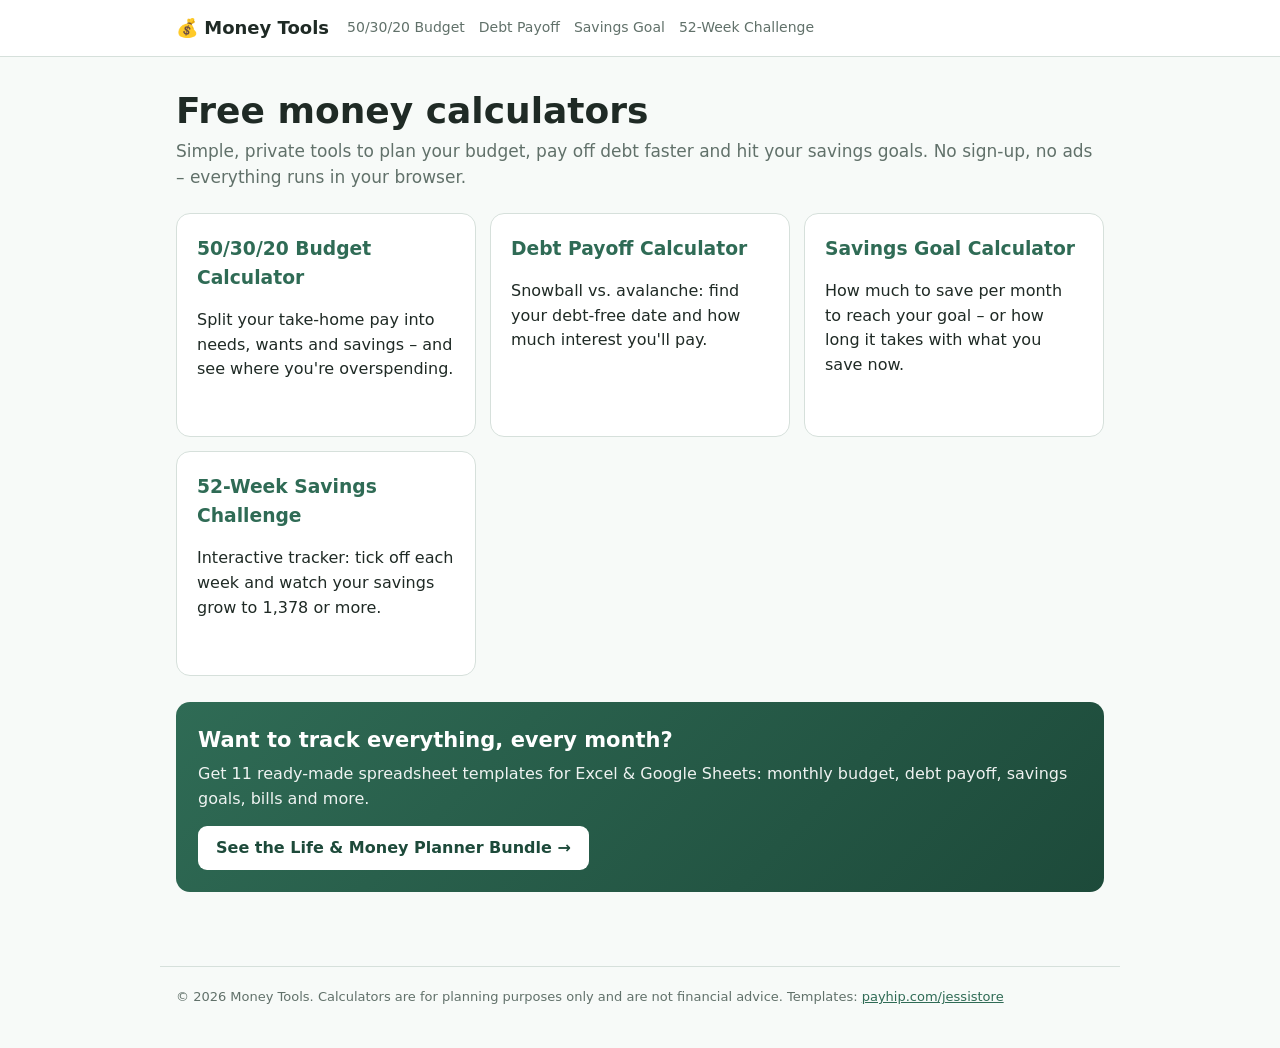
<file: index.html>
<!doctype html>
<html lang="en">
<head>
<meta charset="utf-8"><meta name="viewport" content="width=device-width,initial-scale=1">
<title>Free Money Calculators – Budget, Debt Payoff & Savings Tools</title>
<meta name="description" content="Free, simple money calculators: 50/30/20 budget calculator, debt snowball vs avalanche payoff calculator, savings goal calculator and 52-week savings challenge tracker. No sign-up.">
<link rel="stylesheet" href="style.css">
</head>
<body>
<header class="top"><div class="in"><a class="brand" href="index.html">💰 Money Tools</a>
<nav><a href="budget-calculator.html">50/30/20 Budget</a><a href="debt-payoff-calculator.html">Debt Payoff</a><a href="savings-goal-calculator.html">Savings Goal</a><a href="52-week-savings-challenge.html">52-Week Challenge</a></nav></div></header>
<main>
<h1>Free money calculators</h1>
<p class="lead">Simple, private tools to plan your budget, pay off debt faster and hit your savings goals. No sign-up, no ads – everything runs in your browser.</p>
<div class="tools">
<a href="budget-calculator.html"><div class="card"><h3>50/30/20 Budget Calculator</h3><p>Split your take-home pay into needs, wants and savings – and see where you're overspending.</p></div></a>
<a href="debt-payoff-calculator.html"><div class="card"><h3>Debt Payoff Calculator</h3><p>Snowball vs. avalanche: find your debt-free date and how much interest you'll pay.</p></div></a>
<a href="savings-goal-calculator.html"><div class="card"><h3>Savings Goal Calculator</h3><p>How much to save per month to reach your goal – or how long it takes with what you save now.</p></div></a>
<a href="52-week-savings-challenge.html"><div class="card"><h3>52-Week Savings Challenge</h3><p>Interactive tracker: tick off each week and watch your savings grow to 1,378 or more.</p></div></a>
</div>
<div class="cta"><h2>Want to track everything, every month?</h2><p>Get 11 ready-made spreadsheet templates for Excel & Google Sheets: monthly budget, debt payoff, savings goals, bills and more.</p><a class="btn" href="https://payhip.com/b/LxY8h">See the Life & Money Planner Bundle →</a></div>
</main>
<footer>© <span id="yr"></span> Money Tools. Calculators are for planning purposes only and are not financial advice. Templates: <a href="https://payhip.com/jessistore">payhip.com/jessistore</a></footer>
<script src="common.js"></script>
</body></html>
</file>
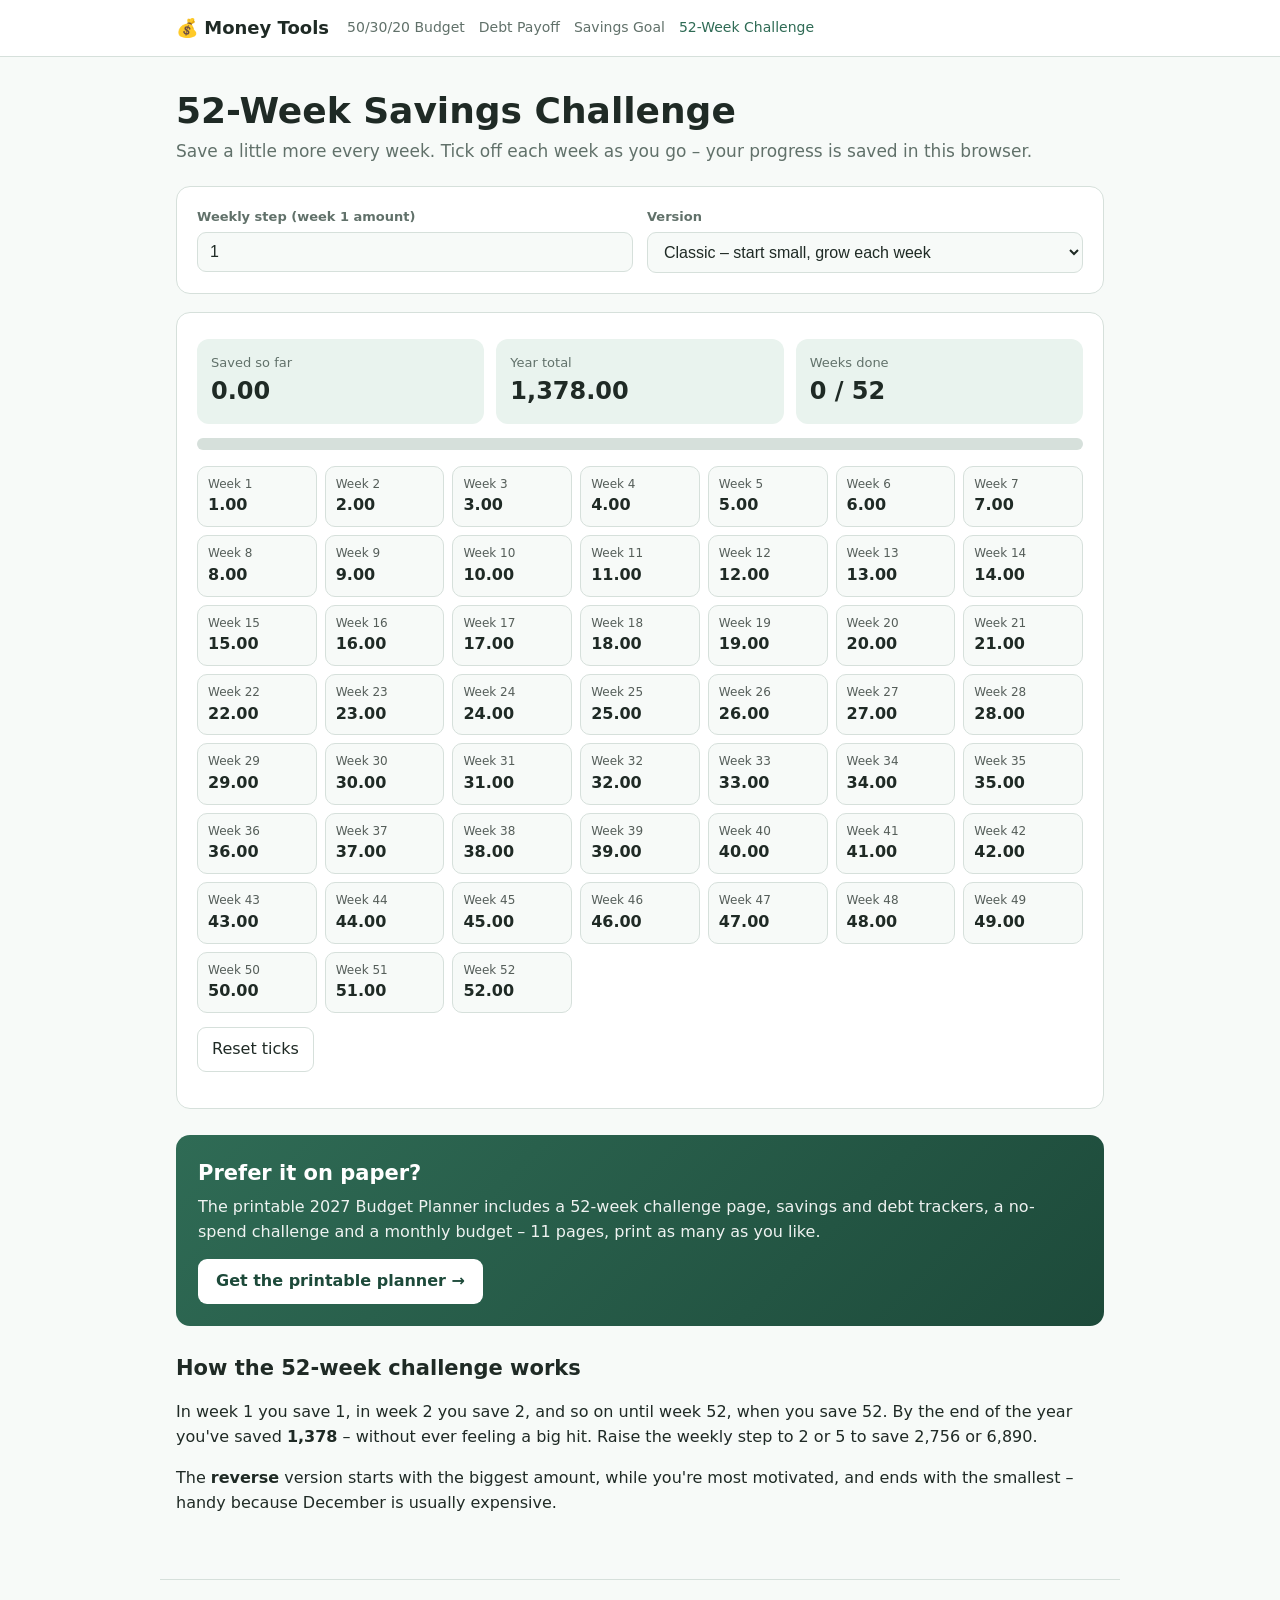
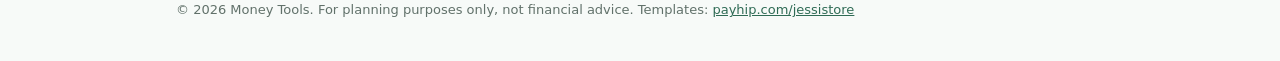
<file: 52-week-savings-challenge.html>
<!doctype html>
<html lang="en">
<head>
<meta charset="utf-8"><meta name="viewport" content="width=device-width,initial-scale=1">
<title>52-Week Savings Challenge Tracker (Free, Interactive)</title>
<meta name="description" content="Free interactive 52-week savings challenge tracker. Choose your weekly step, tick off each week and watch your savings grow. Classic, reverse and custom versions.">
<link rel="stylesheet" href="style.css">
</head>
<body>
<header class="top"><div class="in"><a class="brand" href="index.html">💰 Money Tools</a>
<nav><a href="budget-calculator.html">50/30/20 Budget</a><a href="debt-payoff-calculator.html">Debt Payoff</a><a href="savings-goal-calculator.html">Savings Goal</a><a href="52-week-savings-challenge.html">52-Week Challenge</a></nav></div></header>
<main>
<h1>52-Week Savings Challenge</h1>
<p class="lead">Save a little more every week. Tick off each week as you go – your progress is saved in this browser.</p>
<div class="card">
 <div class="grid">
  <div><label for="step">Weekly step (week 1 amount)</label><input id="step" inputmode="decimal" value="1"></div>
  <div><label for="order">Version</label><select id="order"><option value="up">Classic – start small, grow each week</option><option value="down">Reverse – start big (easier around Christmas)</option><option value="flat">Fixed – same amount every week</option></select></div>
 </div>
</div>
<div class="card">
 <div class="kpis" id="k"></div>
 <div class="bar" style="margin-bottom:16px"><i id="pb" style="width:0"></i></div>
 <div class="weeks" id="w"></div>
 <p style="margin-top:14px"><button id="reset">Reset ticks</button></p>
</div>
<div class="cta"><h2>Prefer it on paper?</h2><p>The printable 2027 Budget Planner includes a 52-week challenge page, savings and debt trackers, a no-spend challenge and a monthly budget – 11 pages, print as many as you like.</p><a class="btn" href="https://payhip.com/b/DOter">Get the printable planner →</a></div>
<div class="prose">
<h2>How the 52-week challenge works</h2>
<p>In week 1 you save 1, in week 2 you save 2, and so on until week 52, when you save 52. By the end of the year you've saved <strong>1,378</strong> – without ever feeling a big hit. Raise the weekly step to 2 or 5 to save 2,756 or 6,890.</p>
<p>The <strong>reverse</strong> version starts with the biggest amount, while you're most motivated, and ends with the smallest – handy because December is usually expensive.</p>
</div>
</main>
<footer>© <span id="yr"></span> Money Tools. For planning purposes only, not financial advice. Templates: <a href="https://payhip.com/jessistore">payhip.com/jessistore</a></footer>
<script src="common.js"></script>
<script>
let st=store('w52')||{step:'1',order:'up',done:[]};
$('#step').value=st.step;$('#order').value=st.order;
function amt(i){const s=num($('#step').value),o=$('#order').value;return o==='flat'?s:(o==='up'?(i+1)*s:(52-i)*s);}
function draw(){
  let total=0,saved=0,html='';
  for(let i=0;i<52;i++){const a=amt(i);total+=a;const d=st.done.includes(i);if(d)saved+=a;
    html+=`<div class="wk${d?' done':''}" data-w="${i}"><small>Week ${i+1}</small><strong>${money(a)}</strong></div>`;}
  $('#w').innerHTML=html;
  $('#k').innerHTML=`<div class="kpi"><div class="l">Saved so far</div><div class="v">${money(saved)}</div></div>
   <div class="kpi"><div class="l">Year total</div><div class="v">${money(total)}</div></div>
   <div class="kpi"><div class="l">Weeks done</div><div class="v">${st.done.length} / 52</div></div>`;
  $('#pb').style.width=(total?saved/total*100:0)+'%';
  st.step=$('#step').value;st.order=$('#order').value;store('w52',st);
}
$('#w').addEventListener('click',e=>{const c=e.target.closest('.wk');if(!c)return;const i=+c.dataset.w;st.done=st.done.includes(i)?st.done.filter(x=>x!==i):[...st.done,i];draw();});
$('#reset').addEventListener('click',()=>{st.done=[];draw();});
document.querySelectorAll('#step,#order').forEach(e=>e.addEventListener('input',draw)); draw();
</script>
</body></html>
</file>
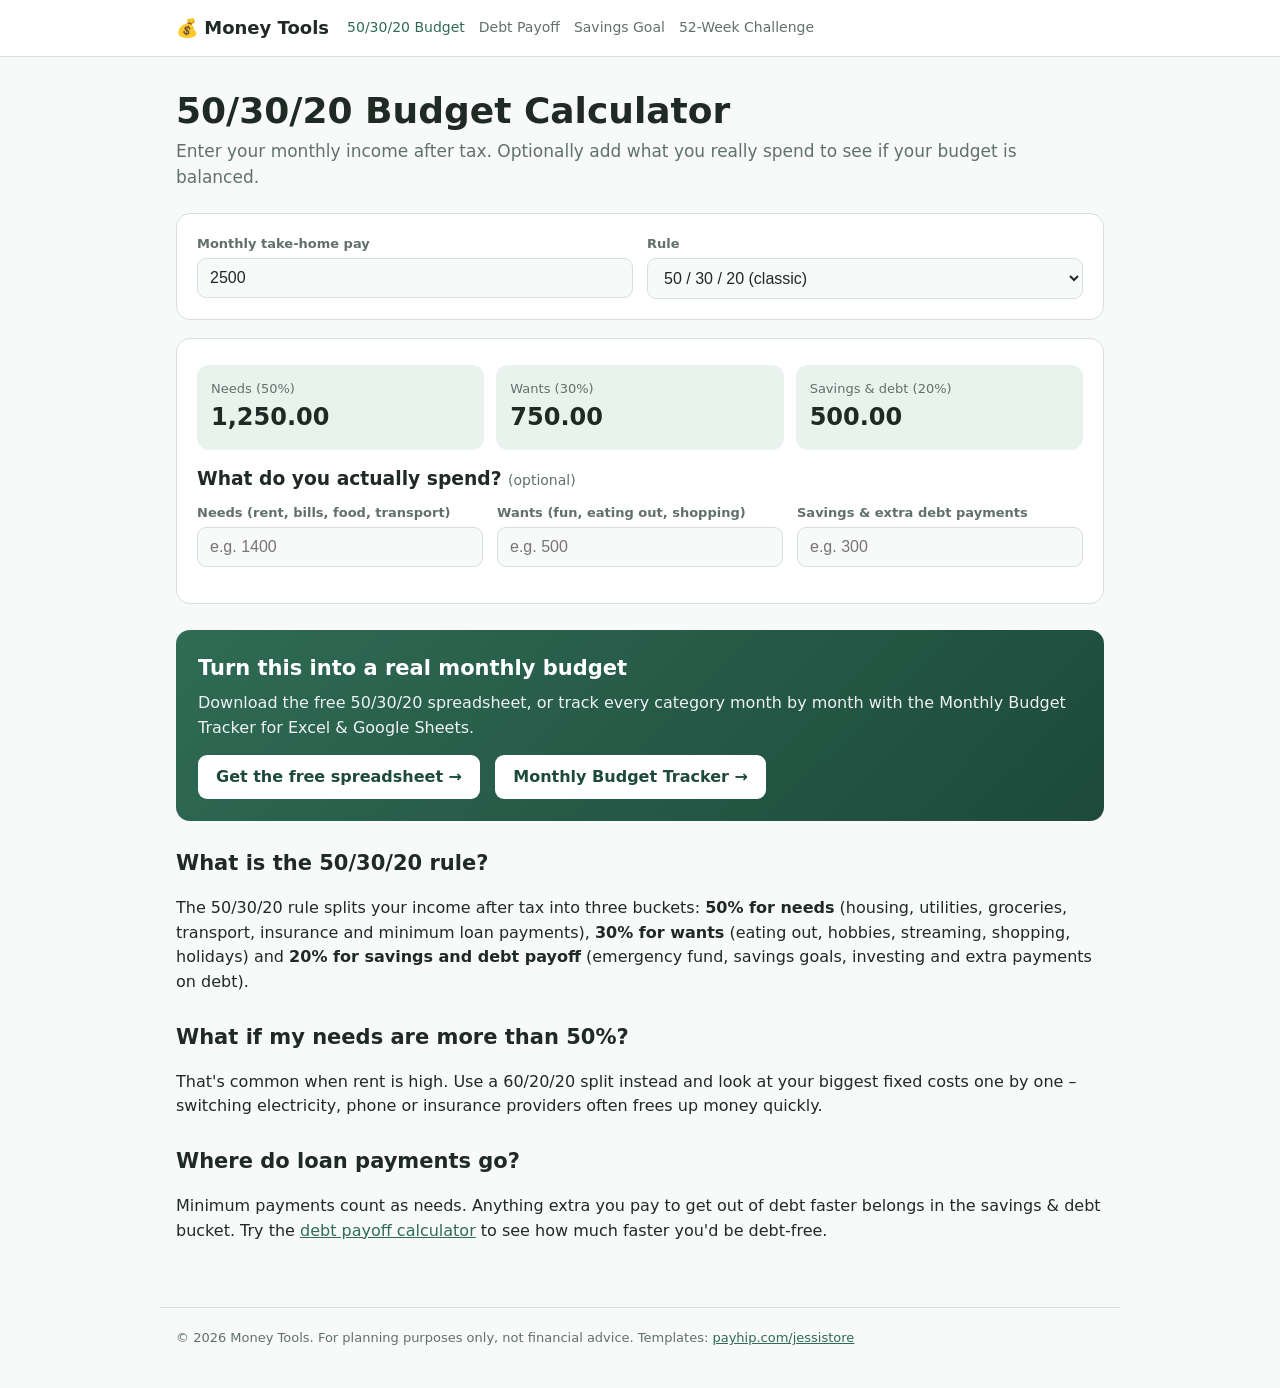
<file: budget-calculator.html>
<!doctype html>
<html lang="en">
<head>
<meta charset="utf-8"><meta name="viewport" content="width=device-width,initial-scale=1">
<title>50/30/20 Budget Calculator (Free) – Needs, Wants & Savings</title>
<meta name="description" content="Free 50/30/20 budget calculator. Enter your monthly take-home pay to get your needs, wants and savings targets, then compare with what you actually spend.">
<link rel="stylesheet" href="style.css">
</head>
<body>
<header class="top"><div class="in"><a class="brand" href="index.html">💰 Money Tools</a>
<nav><a href="budget-calculator.html">50/30/20 Budget</a><a href="debt-payoff-calculator.html">Debt Payoff</a><a href="savings-goal-calculator.html">Savings Goal</a><a href="52-week-savings-challenge.html">52-Week Challenge</a></nav></div></header>
<main>
<h1>50/30/20 Budget Calculator</h1>
<p class="lead">Enter your monthly income after tax. Optionally add what you really spend to see if your budget is balanced.</p>
<div class="card">
 <div class="grid">
  <div><label for="inc">Monthly take-home pay</label><input id="inc" inputmode="decimal" value="2500"></div>
  <div><label for="sn">Rule</label><select id="sn"><option value="50,30,20">50 / 30 / 20 (classic)</option><option value="60,20,20">60 / 20 / 20 (high rent)</option><option value="70,20,10">70 / 20 / 10</option><option value="40,30,30">40 / 30 / 30 (aggressive saver)</option></select></div>
 </div>
</div>
<div class="card">
 <div class="kpis" id="targets"></div>
 <h3 style="margin:6px 0 10px">What do you actually spend? <span style="font-weight:400;color:var(--mut);font-size:14px">(optional)</span></h3>
 <div class="grid">
  <div><label for="an">Needs (rent, bills, food, transport)</label><input id="an" inputmode="decimal" placeholder="e.g. 1400"></div>
  <div><label for="aw">Wants (fun, eating out, shopping)</label><input id="aw" inputmode="decimal" placeholder="e.g. 500"></div>
  <div><label for="as">Savings & extra debt payments</label><input id="as" inputmode="decimal" placeholder="e.g. 300"></div>
 </div>
 <div id="cmp" style="margin-top:16px"></div>
</div>
<div class="cta"><h2>Turn this into a real monthly budget</h2><p>Download the free 50/30/20 spreadsheet, or track every category month by month with the Monthly Budget Tracker for Excel & Google Sheets.</p><a class="btn" href="https://payhip.com/b/48Mfo">Get the free spreadsheet →</a> &nbsp; <a class="btn" href="https://payhip.com/b/DOisQ">Monthly Budget Tracker →</a></div>
<div class="prose">
<h2>What is the 50/30/20 rule?</h2>
<p>The 50/30/20 rule splits your income after tax into three buckets: <strong>50% for needs</strong> (housing, utilities, groceries, transport, insurance and minimum loan payments), <strong>30% for wants</strong> (eating out, hobbies, streaming, shopping, holidays) and <strong>20% for savings and debt payoff</strong> (emergency fund, savings goals, investing and extra payments on debt).</p>
<h2>What if my needs are more than 50%?</h2>
<p>That's common when rent is high. Use a 60/20/20 split instead and look at your biggest fixed costs one by one – switching electricity, phone or insurance providers often frees up money quickly.</p>
<h2>Where do loan payments go?</h2>
<p>Minimum payments count as needs. Anything extra you pay to get out of debt faster belongs in the savings & debt bucket. Try the <a href="debt-payoff-calculator.html">debt payoff calculator</a> to see how much faster you'd be debt-free.</p>
</div>
</main>
<footer>© <span id="yr"></span> Money Tools. For planning purposes only, not financial advice. Templates: <a href="https://payhip.com/jessistore">payhip.com/jessistore</a></footer>
<script src="common.js"></script>
<script>
function calc(){
  const inc=num($('#inc').value); const [n,w,s]=$('#sn').value.split(',').map(Number);
  const t={needs:inc*n/100,wants:inc*w/100,save:inc*s/100};
  $('#targets').innerHTML=`<div class="kpi"><div class="l">Needs (${n}%)</div><div class="v">${money(t.needs)}</div></div>
   <div class="kpi"><div class="l">Wants (${w}%)</div><div class="v">${money(t.wants)}</div></div>
   <div class="kpi"><div class="l">Savings & debt (${s}%)</div><div class="v">${money(t.save)}</div></div>`;
  const a={needs:$('#an').value,wants:$('#aw').value,save:$('#as').value};
  if(!a.needs&&!a.wants&&!a.save){$('#cmp').innerHTML='';return;}
  const rows=[['Needs','needs',false],['Wants','wants',false],['Savings & debt','save',true]].map(([lab,k,more])=>{
    const act=num(a[k]),tg=t[k],pct=tg?act/tg:0,diff=act-tg;
    const ok=more?act>=tg:act<=tg;
    const msg=more?(ok?'On target 🎉':`Save ${money(-diff)} more if you can`):(ok?`On target (${money(-diff)} under)`:`Over by ${money(diff)}`);
    return `<tr><td>${lab}</td><td class="n">${money(act)}</td><td class="n">${money(tg)}</td><td style="width:30%"><div class="bar"><i style="width:${Math.min(100,pct*100)}%;background:${ok?'var(--acc)':'var(--warn)'}"></i></div></td><td class="${ok?'good':'bad'}">${msg}</td></tr>`;}).join('');
  const left=inc-num(a.needs)-num(a.wants)-num(a.save);
  $('#cmp').innerHTML=`<div class="scroll"><table><tr><th>Bucket</th><th class="n">You spend</th><th class="n">Target</th><th></th><th>Status</th></tr>${rows}</table></div>
   <p style="margin:12px 0 0">Unassigned money left: <strong class="${left<0?'bad':'good'}">${money(left)}</strong>${left>0?' – give it a job: savings or extra debt payments.':left<0?' – you are spending more than you earn.':''}</p>`;
  store('b5030',{inc:$('#inc').value,sn:$('#sn').value,...a});
}
const sv=store('b5030'); if(sv){$('#inc').value=sv.inc;$('#sn').value=sv.sn;$('#an').value=sv.needs||'';$('#aw').value=sv.wants||'';$('#as').value=sv.save||'';}
document.querySelectorAll('input,select').forEach(e=>e.addEventListener('input',calc)); calc();
</script>
</body></html>
</file>
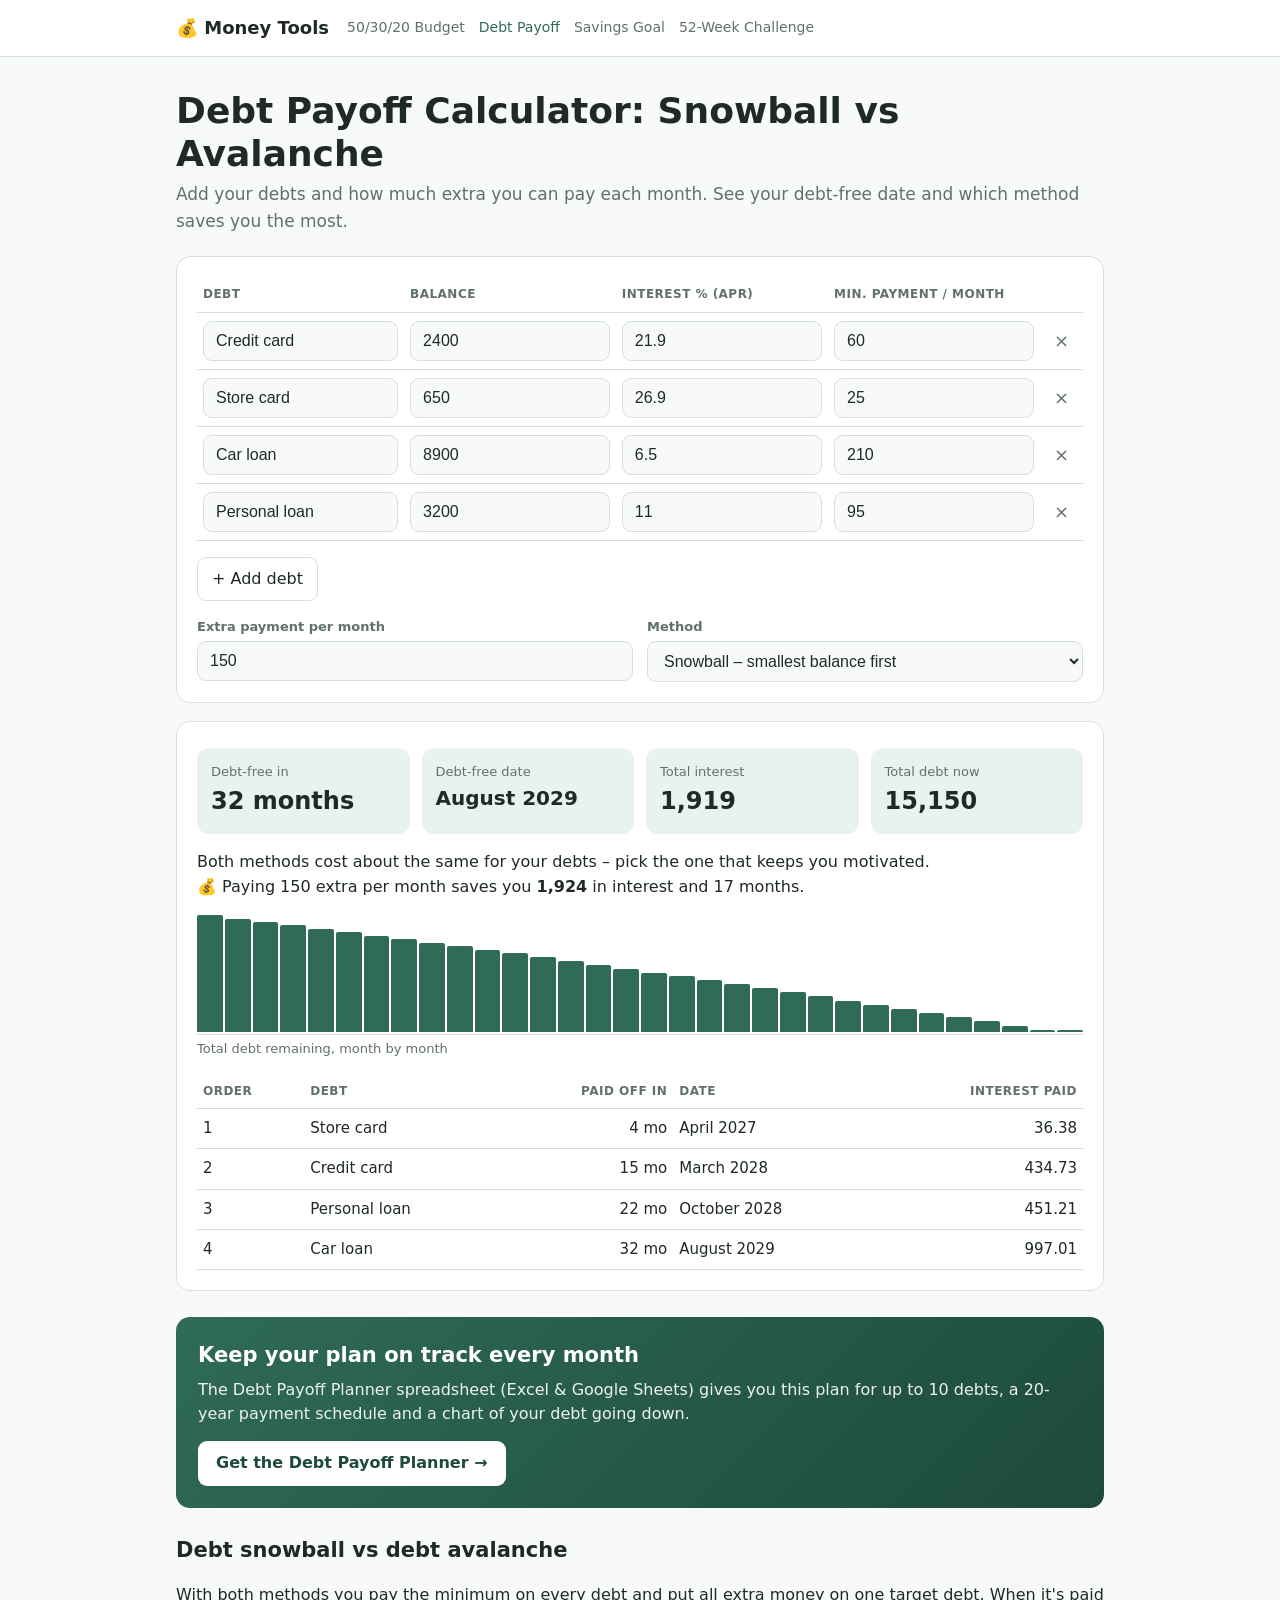
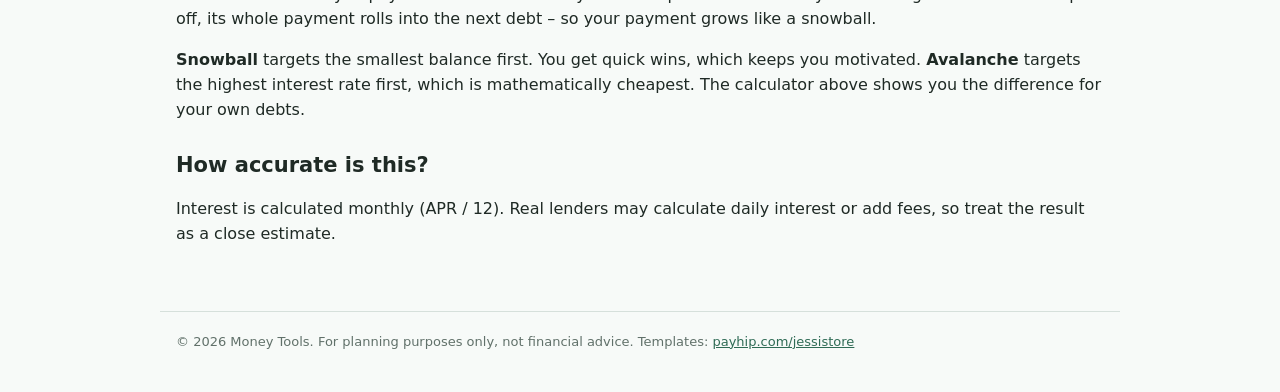
<file: debt-payoff-calculator.html>
<!doctype html>
<html lang="en">
<head>
<meta charset="utf-8"><meta name="viewport" content="width=device-width,initial-scale=1">
<title>Debt Payoff Calculator – Snowball vs Avalanche (Free)</title>
<meta name="description" content="Free debt payoff calculator. Compare the debt snowball and debt avalanche methods, find your debt-free date, total interest and a month-by-month payoff plan.">
<link rel="stylesheet" href="style.css">
</head>
<body>
<header class="top"><div class="in"><a class="brand" href="index.html">💰 Money Tools</a>
<nav><a href="budget-calculator.html">50/30/20 Budget</a><a href="debt-payoff-calculator.html">Debt Payoff</a><a href="savings-goal-calculator.html">Savings Goal</a><a href="52-week-savings-challenge.html">52-Week Challenge</a></nav></div></header>
<main>
<h1>Debt Payoff Calculator: Snowball vs Avalanche</h1>
<p class="lead">Add your debts and how much extra you can pay each month. See your debt-free date and which method saves you the most.</p>
<div class="card">
 <div class="scroll"><table id="debts"><thead><tr><th>Debt</th><th>Balance</th><th>Interest % (APR)</th><th>Min. payment / month</th><th></th></tr></thead><tbody></tbody></table></div>
 <p><button id="add">+ Add debt</button></p>
 <div class="grid">
  <div><label for="extra">Extra payment per month</label><input id="extra" inputmode="decimal" value="150"></div>
  <div><label for="method">Method</label><select id="method"><option value="snow">Snowball – smallest balance first</option><option value="aval">Avalanche – highest interest first</option></select></div>
 </div>
</div>
<div class="card" id="out"></div>
<div class="cta"><h2>Keep your plan on track every month</h2><p>The Debt Payoff Planner spreadsheet (Excel & Google Sheets) gives you this plan for up to 10 debts, a 20-year payment schedule and a chart of your debt going down.</p><a class="btn" href="https://payhip.com/b/byRs6">Get the Debt Payoff Planner →</a></div>
<div class="prose">
<h2>Debt snowball vs debt avalanche</h2>
<p>With both methods you pay the minimum on every debt and put all extra money on one target debt. When it's paid off, its whole payment rolls into the next debt – so your payment grows like a snowball.</p>
<p><strong>Snowball</strong> targets the smallest balance first. You get quick wins, which keeps you motivated. <strong>Avalanche</strong> targets the highest interest rate first, which is mathematically cheapest. The calculator above shows you the difference for your own debts.</p>
<h2>How accurate is this?</h2>
<p>Interest is calculated monthly (APR / 12). Real lenders may calculate daily interest or add fees, so treat the result as a close estimate.</p>
</div>
</main>
<footer>© <span id="yr"></span> Money Tools. For planning purposes only, not financial advice. Templates: <a href="https://payhip.com/jessistore">payhip.com/jessistore</a></footer>
<script src="common.js"></script>
<script>
const defaults=[{n:'Credit card',b:2400,r:21.9,m:60},{n:'Store card',b:650,r:26.9,m:25},{n:'Car loan',b:8900,r:6.5,m:210},{n:'Personal loan',b:3200,r:11,m:95}];
let debts=store('debts')||defaults;
function rowHtml(d,i){return `<tr><td><input data-i="${i}" data-k="n" value="${d.n||''}"></td><td><input data-i="${i}" data-k="b" inputmode="decimal" value="${d.b??''}"></td><td><input data-i="${i}" data-k="r" inputmode="decimal" value="${d.r??''}"></td><td><input data-i="${i}" data-k="m" inputmode="decimal" value="${d.m??''}"></td><td><button class="row-del" data-del="${i}" title="Remove">×</button></td></tr>`;}
function render(){ $('#debts tbody').innerHTML=debts.map(rowHtml).join(''); calc(); }
function simulate(list,extra,method){
  let ds=list.map((d,i)=>({i,n:d.n||`Debt ${i+1}`,b:num(d.b),r:num(d.r)/100/12,m:num(d.m),paid:null,int:0})).filter(d=>d.b>0);
  if(!ds.length) return null;
  const budget=ds.reduce((s,d)=>s+d.m,0)+extra; let month=0,totInt=0; const hist=[];
  while(ds.some(d=>d.b>0.005)&&month<600){
    month++;
    ds.forEach(d=>{if(d.b>0){const it=d.b*d.r;d.b+=it;d.int+=it;totInt+=it;}});
    let left=budget;
    ds.forEach(d=>{if(d.b>0){const p=Math.min(d.m,d.b);d.b-=p;left-=p;}});
    const order=ds.filter(d=>d.b>0.005).sort((a,b)=>method==='aval'?(b.r-a.r)||(a.b-b.b):(a.b-b.b)||(b.r-a.r));
    for(const d of order){if(left<=0)break;const p=Math.min(left,d.b);d.b-=p;left-=p;}
    ds.forEach(d=>{if(d.b<=0.005&&d.paid===null){d.b=0;d.paid=month;}});
    hist.push(ds.reduce((s,d)=>s+d.b,0));
    if(month===1&&ds.every(d=>d.b>0)&&budget<=ds.reduce((s,d)=>s+d.b*d.r,0)) return {stuck:true};
  }
  return {month,totInt,ds,hist,stuck:month>=600};
}
function calc(){
  store('debts',debts);
  const extra=num($('#extra').value),method=$('#method').value;
  const a=simulate(debts,extra,method),other=simulate(debts,extra,method==='snow'?'aval':'snow');
  if(!a){$('#out').innerHTML='<p>Add at least one debt with a balance.</p>';return;}
  if(a.stuck){$('#out').innerHTML='<p class="bad"><strong>Your payments don\'t cover the interest.</strong> Increase the minimum or extra payment – otherwise the debt will never be paid off.</p>';return;}
  const start=new Date(); const free=addMonths(start,a.month);
  const total=debts.reduce((s,d)=>s+num(d.b),0);
  const diff=other&&!other.stuck?other.totInt-a.totInt:0;
  const noExtra=simulate(debts,0,method);
  const saved=noExtra&&!noExtra.stuck?noExtra.totInt-a.totInt:null;
  const max=Math.max(...a.hist,1);
  const bars=a.hist.filter((_,i)=>i%Math.max(1,Math.ceil(a.hist.length/48))===0).map(v=>`<i style="flex:1;align-self:flex-end;height:${Math.max(2,v/max*100)}%;background:var(--acc);border-radius:2px 2px 0 0"></i>`).join('');
  $('#out').innerHTML=`<div class="kpis">
   <div class="kpi"><div class="l">Debt-free in</div><div class="v">${a.month} months</div></div>
   <div class="kpi"><div class="l">Debt-free date</div><div class="v" style="font-size:20px">${monthName(free)}</div></div>
   <div class="kpi"><div class="l">Total interest</div><div class="v">${money0(a.totInt)}</div></div>
   <div class="kpi"><div class="l">Total debt now</div><div class="v">${money0(total)}</div></div></div>
   <p>${diff>1?`✅ This method saves <strong>${money0(diff)}</strong> in interest compared with ${method==='snow'?'avalanche':'snowball'}.`:diff<-1?`💡 The ${method==='snow'?'avalanche':'snowball'} method would save <strong>${money0(-diff)}</strong> more in interest${other.month!==a.month?` and finish in ${other.month} months`:''}.`:'Both methods cost about the same for your debts – pick the one that keeps you motivated.'}
   ${saved&&saved>1&&extra>0?`<br>💰 Paying ${money0(extra)} extra per month saves you <strong>${money0(saved)}</strong> in interest and ${noExtra.month-a.month} months.`:''}</p>
   <div style="display:flex;gap:2px;height:120px;margin:14px 0 4px;padding-bottom:2px;border-bottom:1px solid var(--line)">${bars}</div>
   <p style="margin:0 0 14px;font-size:13px;color:var(--mut)">Total debt remaining, month by month</p>
   <div class="scroll"><table><tr><th>Order</th><th>Debt</th><th class="n">Paid off in</th><th>Date</th><th class="n">Interest paid</th></tr>
   ${a.ds.slice().sort((x,y)=>x.paid-y.paid).map((d,k)=>`<tr><td>${k+1}</td><td>${d.n}</td><td class="n">${d.paid} mo</td><td>${monthName(addMonths(start,d.paid))}</td><td class="n">${money(d.int)}</td></tr>`).join('')}</table></div>`;
}
document.addEventListener('input',e=>{const t=e.target;if(t.dataset.i!==undefined){debts[t.dataset.i][t.dataset.k]=t.value;calc();}else if(t.id==='extra'||t.id==='method')calc();});
document.addEventListener('click',e=>{if(e.target.dataset.del!==undefined){debts.splice(+e.target.dataset.del,1);render();}if(e.target.id==='add'){debts.push({n:'',b:'',r:'',m:''});render();}});
render();
</script>
</body></html>
</file>
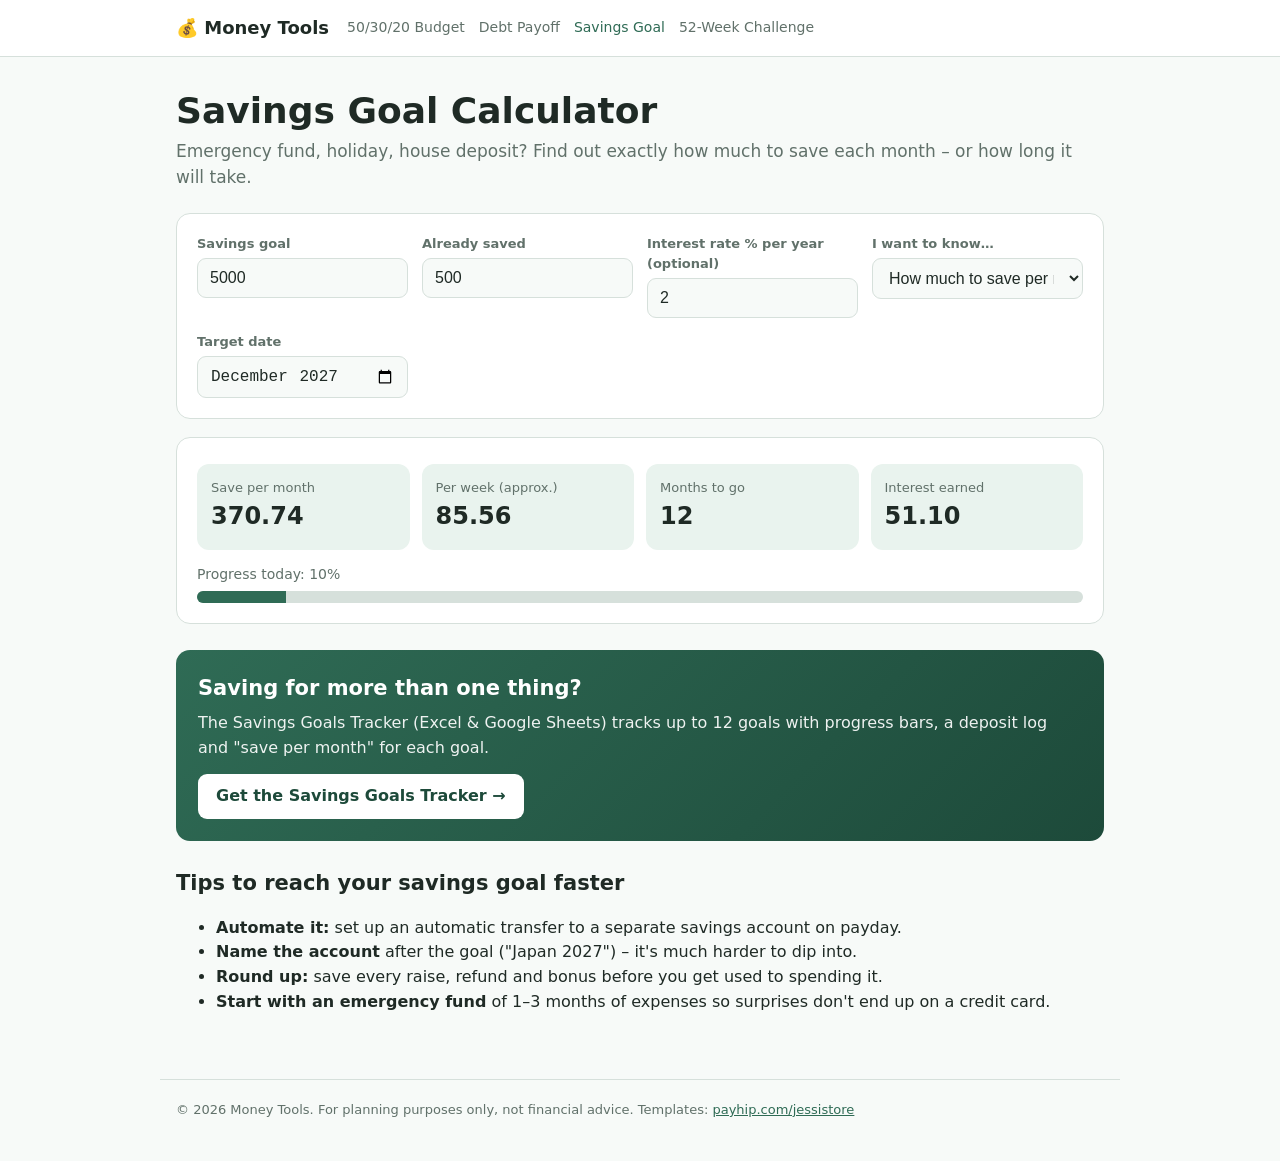
<file: savings-goal-calculator.html>
<!doctype html>
<html lang="en">
<head>
<meta charset="utf-8"><meta name="viewport" content="width=device-width,initial-scale=1">
<title>Savings Goal Calculator – How Much to Save per Month (Free)</title>
<meta name="description" content="Free savings goal calculator. Find out how much you need to save each month to reach your goal by a date, or how long it takes with your current monthly savings.">
<link rel="stylesheet" href="style.css">
</head>
<body>
<header class="top"><div class="in"><a class="brand" href="index.html">💰 Money Tools</a>
<nav><a href="budget-calculator.html">50/30/20 Budget</a><a href="debt-payoff-calculator.html">Debt Payoff</a><a href="savings-goal-calculator.html">Savings Goal</a><a href="52-week-savings-challenge.html">52-Week Challenge</a></nav></div></header>
<main>
<h1>Savings Goal Calculator</h1>
<p class="lead">Emergency fund, holiday, house deposit? Find out exactly how much to save each month – or how long it will take.</p>
<div class="card">
 <div class="grid">
  <div><label for="goal">Savings goal</label><input id="goal" inputmode="decimal" value="5000"></div>
  <div><label for="have">Already saved</label><input id="have" inputmode="decimal" value="500"></div>
  <div><label for="rate">Interest rate % per year (optional)</label><input id="rate" inputmode="decimal" value="2"></div>
  <div><label for="mode">I want to know…</label><select id="mode"><option value="date">How much to save per month to reach it by a date</option><option value="monthly">How long it takes if I save a fixed amount</option></select></div>
  <div id="dateBox"><label for="date">Target date</label><input id="date" type="month"></div>
  <div id="monthlyBox" hidden><label for="monthly">I can save per month</label><input id="monthly" inputmode="decimal" value="250"></div>
 </div>
</div>
<div class="card" id="out"></div>
<div class="cta"><h2>Saving for more than one thing?</h2><p>The Savings Goals Tracker (Excel & Google Sheets) tracks up to 12 goals with progress bars, a deposit log and "save per month" for each goal.</p><a class="btn" href="https://payhip.com/b/KJDa3">Get the Savings Goals Tracker →</a></div>
<div class="prose">
<h2>Tips to reach your savings goal faster</h2>
<ul><li><strong>Automate it:</strong> set up an automatic transfer to a separate savings account on payday.</li>
<li><strong>Name the account</strong> after the goal ("Japan 2027") – it's much harder to dip into.</li>
<li><strong>Round up:</strong> save every raise, refund and bonus before you get used to spending it.</li>
<li><strong>Start with an emergency fund</strong> of 1–3 months of expenses so surprises don't end up on a credit card.</li></ul>
</div>
</main>
<footer>© <span id="yr"></span> Money Tools. For planning purposes only, not financial advice. Templates: <a href="https://payhip.com/jessistore">payhip.com/jessistore</a></footer>
<script src="common.js"></script>
<script>
const d0=new Date(); const def=new Date(d0.getFullYear()+1,d0.getMonth(),1);
$('#date').value=`${def.getFullYear()}-${String(def.getMonth()+1).padStart(2,'0')}`;
function grow(have,monthly,r,months){let b=have;for(let i=0;i<months;i++){b=b*(1+r)+monthly;}return b;}
function calc(){
  const goal=num($('#goal').value),have=num($('#have').value),r=num($('#rate').value)/100/12,mode=$('#mode').value;
  $('#dateBox').hidden=mode!=='date';$('#monthlyBox').hidden=mode!=='monthly';
  const need=Math.max(0,goal-have); let html='';
  if(need<=0){$('#out').innerHTML='<p class="good"><strong>🎉 You have already reached this goal!</strong></p>';return;}
  if(mode==='date'){
    const [y,m]=$('#date').value.split('-').map(Number); const months=(y-d0.getFullYear())*12+(m-1-d0.getMonth());
    if(!(months>0)){$('#out').innerHTML='<p class="bad">Pick a target date in the future.</p>';return;}
    let lo=0,hi=goal;for(let k=0;k<60;k++){const mid=(lo+hi)/2;grow(have,mid,r,months)>=goal?hi=mid:lo=mid;}
    const per=hi,interest=goal-have-per*months;
    html=`<div class="kpis"><div class="kpi"><div class="l">Save per month</div><div class="v">${money(per)}</div></div>
      <div class="kpi"><div class="l">Per week (approx.)</div><div class="v">${money(per*12/52)}</div></div>
      <div class="kpi"><div class="l">Months to go</div><div class="v">${months}</div></div>
      <div class="kpi"><div class="l">Interest earned</div><div class="v">${money(Math.max(0,interest))}</div></div></div>`;
    store('sg',{goal,have,rate:$('#rate').value,mode,date:$('#date').value});
  }else{
    const mo=num($('#monthly').value);
    if(mo<=0&&r<=0){$('#out').innerHTML='<p class="bad">Enter how much you can save per month.</p>';return;}
    let b=have,n=0;while(b<goal&&n<1200){b=b*(1+r)+mo;n++;}
    if(n>=1200){$('#out').innerHTML='<p class="bad">At this rate it would take more than 100 years. Try a higher monthly amount.</p>';return;}
    const done=addMonths(d0,n);
    html=`<div class="kpis"><div class="kpi"><div class="l">Goal reached in</div><div class="v">${n} months</div></div>
      <div class="kpi"><div class="l">Goal date</div><div class="v" style="font-size:20px">${monthName(done)}</div></div>
      <div class="kpi"><div class="l">Interest earned</div><div class="v">${money(Math.max(0,b-have-mo*n))}</div></div></div>
      <p>Saving ${money(mo*1.25)} instead (+25%) would get you there in <strong>${(()=>{let b2=have,k=0;while(b2<goal&&k<1200){b2=b2*(1+r)+mo*1.25;k++;}return k;})()} months</strong>.</p>`;
    store('sg',{goal,have,rate:$('#rate').value,mode,monthly:mo});
  }
  const pct=Math.min(100,have/goal*100);
  $('#out').innerHTML=html+`<p style="margin:10px 0 6px;font-size:14px;color:var(--mut)">Progress today: ${pct.toFixed(0)}%</p><div class="bar"><i style="width:${pct}%"></i></div>`;
}
const s=store('sg'); if(s){$('#goal').value=s.goal;$('#have').value=s.have;$('#rate').value=s.rate;$('#mode').value=s.mode;if(s.date)$('#date').value=s.date;if(s.monthly)$('#monthly').value=s.monthly;}
document.querySelectorAll('input,select').forEach(e=>e.addEventListener('input',calc)); calc();
</script>
</body></html>
</file>
<file: style.css>
:root{--acc:#2f6b55;--acc2:#e9f3ee;--ink:#1f2a25;--mut:#61716a;--line:#d6e0db;--bg:#f7faf8;--card:#fff;--warn:#b54834;--gold:#c08a2a}
@media (prefers-color-scheme:dark){:root{--acc:#6cc3a0;--acc2:#1d2b25;--ink:#e6eeea;--mut:#9fb0a8;--line:#2e3d36;--bg:#111814;--card:#18211c;--warn:#ff8a72;--gold:#e7b75a}}
*{box-sizing:border-box}
body{margin:0;font-family:system-ui,-apple-system,"Segoe UI",Roboto,sans-serif;background:var(--bg);color:var(--ink);line-height:1.55}
a{color:var(--acc)}
header.top{background:var(--card);border-bottom:1px solid var(--line)}
header.top .in{max-width:960px;margin:0 auto;padding:14px 16px;display:flex;gap:18px;align-items:center;flex-wrap:wrap}
header.top .brand{font-weight:800;text-decoration:none;color:var(--ink);font-size:18px}
header.top nav{display:flex;gap:14px;flex-wrap:wrap;font-size:14px}
header.top nav a{text-decoration:none;color:var(--mut)}
header.top nav a:hover,header.top nav a.on{color:var(--acc)}
main{max-width:960px;margin:0 auto;padding:24px 16px 48px}
h1{font-size:clamp(26px,4vw,36px);line-height:1.2;margin:8px 0 6px}
.lead{color:var(--mut);margin:0 0 22px;font-size:17px}
.card{background:var(--card);border:1px solid var(--line);border-radius:14px;padding:20px;margin-bottom:18px}
.grid{display:grid;grid-template-columns:repeat(auto-fit,minmax(200px,1fr));gap:14px}
label{display:block;font-size:13px;font-weight:600;color:var(--mut);margin-bottom:4px}
input,select{width:100%;padding:10px 12px;font-size:16px;border:1px solid var(--line);border-radius:9px;background:var(--bg);color:var(--ink)}
input:focus,select:focus{outline:2px solid var(--acc);border-color:transparent}
button{font:inherit;cursor:pointer;border-radius:9px;border:1px solid var(--line);background:var(--card);color:var(--ink);padding:9px 14px}
button.pri{background:var(--acc);border-color:var(--acc);color:#fff;font-weight:700}
.kpis{display:grid;grid-template-columns:repeat(auto-fit,minmax(170px,1fr));gap:12px;margin:6px 0 14px}
.kpi{background:var(--acc2);border-radius:12px;padding:14px}
.kpi .l{font-size:13px;color:var(--mut)}
.kpi .v{font-size:24px;font-weight:800;font-variant-numeric:tabular-nums}
.bad{color:var(--warn)} .good{color:var(--acc)}
table{width:100%;border-collapse:collapse;font-size:15px;font-variant-numeric:tabular-nums}
th,td{padding:8px 6px;border-bottom:1px solid var(--line);text-align:left}
th{font-size:12px;text-transform:uppercase;letter-spacing:.04em;color:var(--mut)}
td.n,th.n{text-align:right}
.bar{height:12px;border-radius:6px;background:var(--line);overflow:hidden}
.bar>i{display:block;height:100%;background:var(--acc)}
.scroll{overflow-x:auto}
.cta{background:linear-gradient(135deg,var(--acc),#1d4a3a);color:#fff;border-radius:14px;padding:22px;margin:26px 0}
.cta h2{margin:0 0 6px;font-size:21px}.cta p{margin:0 0 14px;opacity:.92}
.cta a.btn{display:inline-block;background:#fff;color:#1d4a3a;font-weight:800;padding:10px 18px;border-radius:9px;text-decoration:none}
.prose h2{font-size:21px;margin:26px 0 8px}.prose p,.prose li{color:var(--ink)}
footer{max-width:960px;margin:0 auto;padding:20px 16px 40px;color:var(--mut);font-size:13px;border-top:1px solid var(--line)}
.tools{display:grid;grid-template-columns:repeat(auto-fit,minmax(240px,1fr));gap:14px}
.tools a{display:block;text-decoration:none;color:var(--ink)}
.tools a .card{height:100%;transition:transform .15s}
.tools a:hover .card{transform:translateY(-2px);border-color:var(--acc)}
.tools h3{margin:0 0 6px;color:var(--acc)}
.weeks{display:grid;grid-template-columns:repeat(auto-fill,minmax(118px,1fr));gap:8px}
.wk{border:1px solid var(--line);border-radius:10px;padding:8px 10px;cursor:pointer;user-select:none;background:var(--bg)}
.wk.done{background:var(--acc);color:#fff;border-color:var(--acc)}
.wk small{display:block;opacity:.75;font-size:12px}
.row-del{border:none;background:none;color:var(--mut);font-size:18px;padding:4px 8px}
</file>
